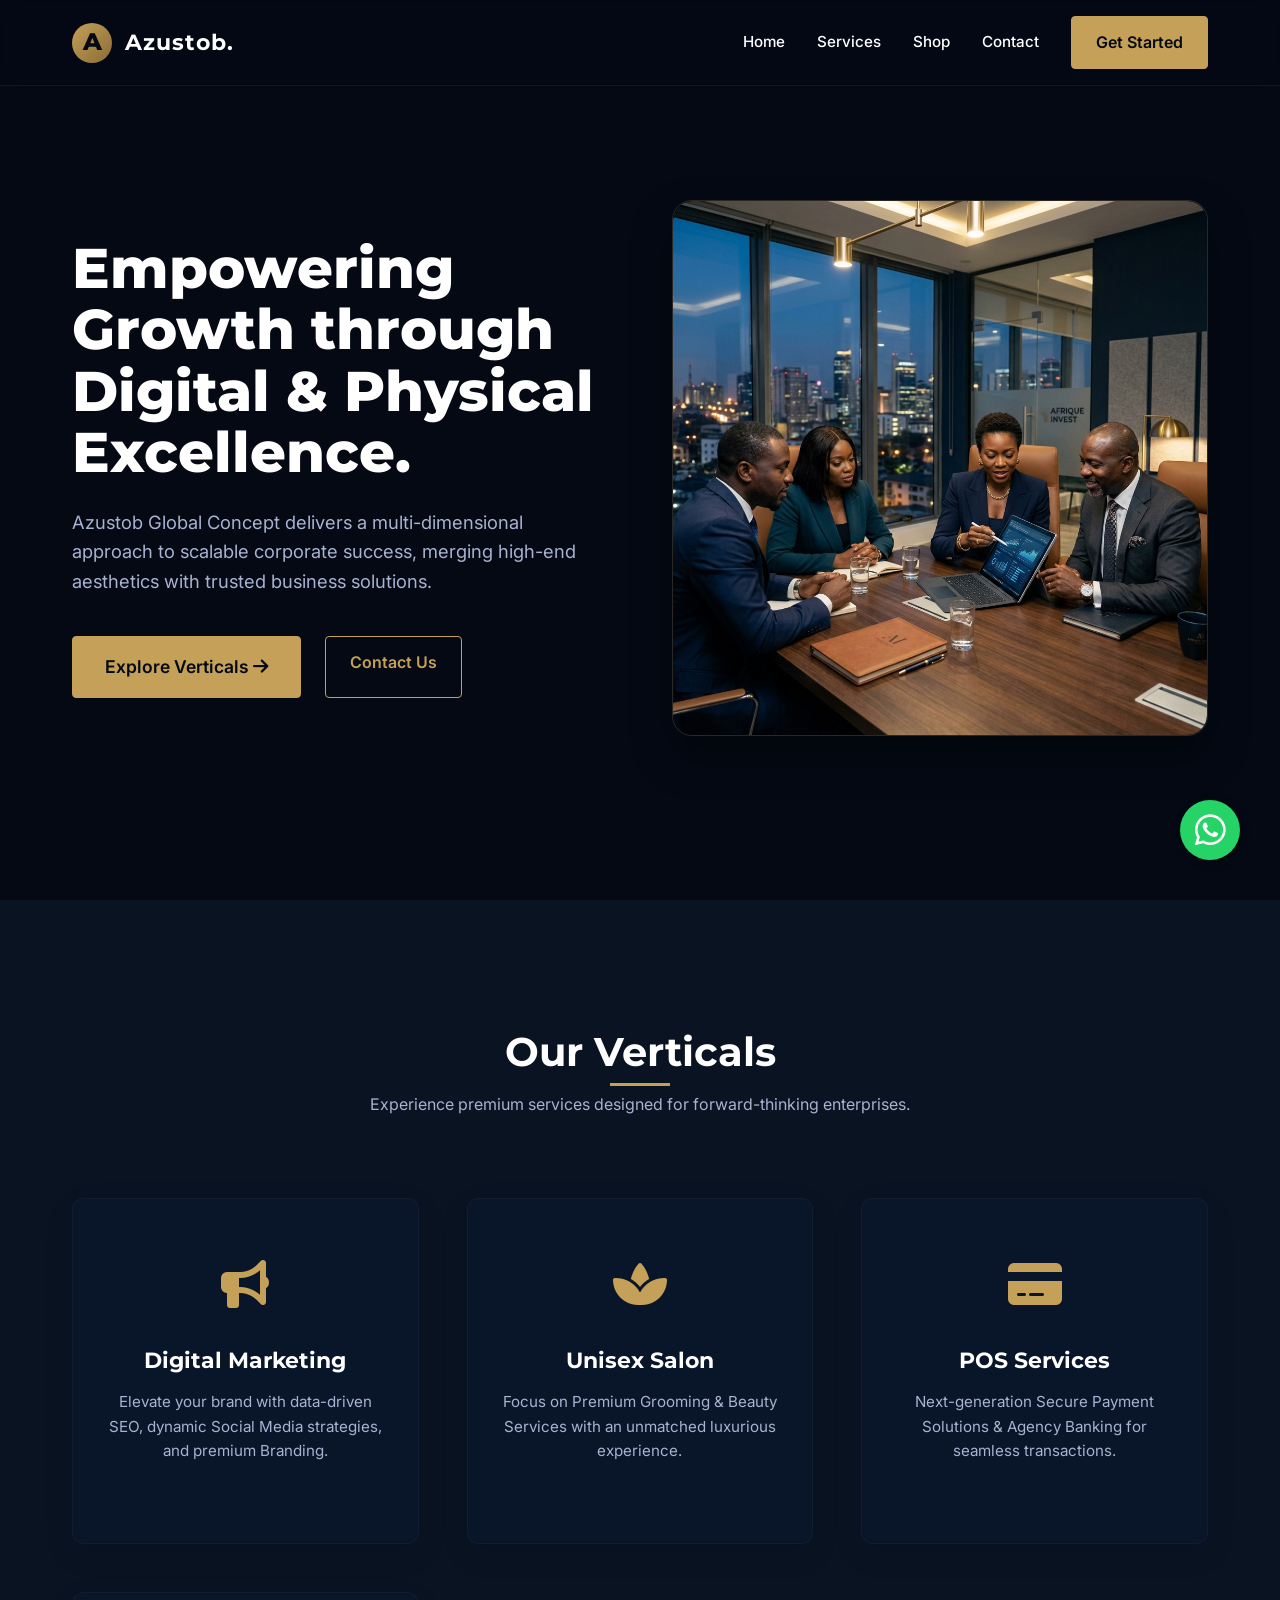
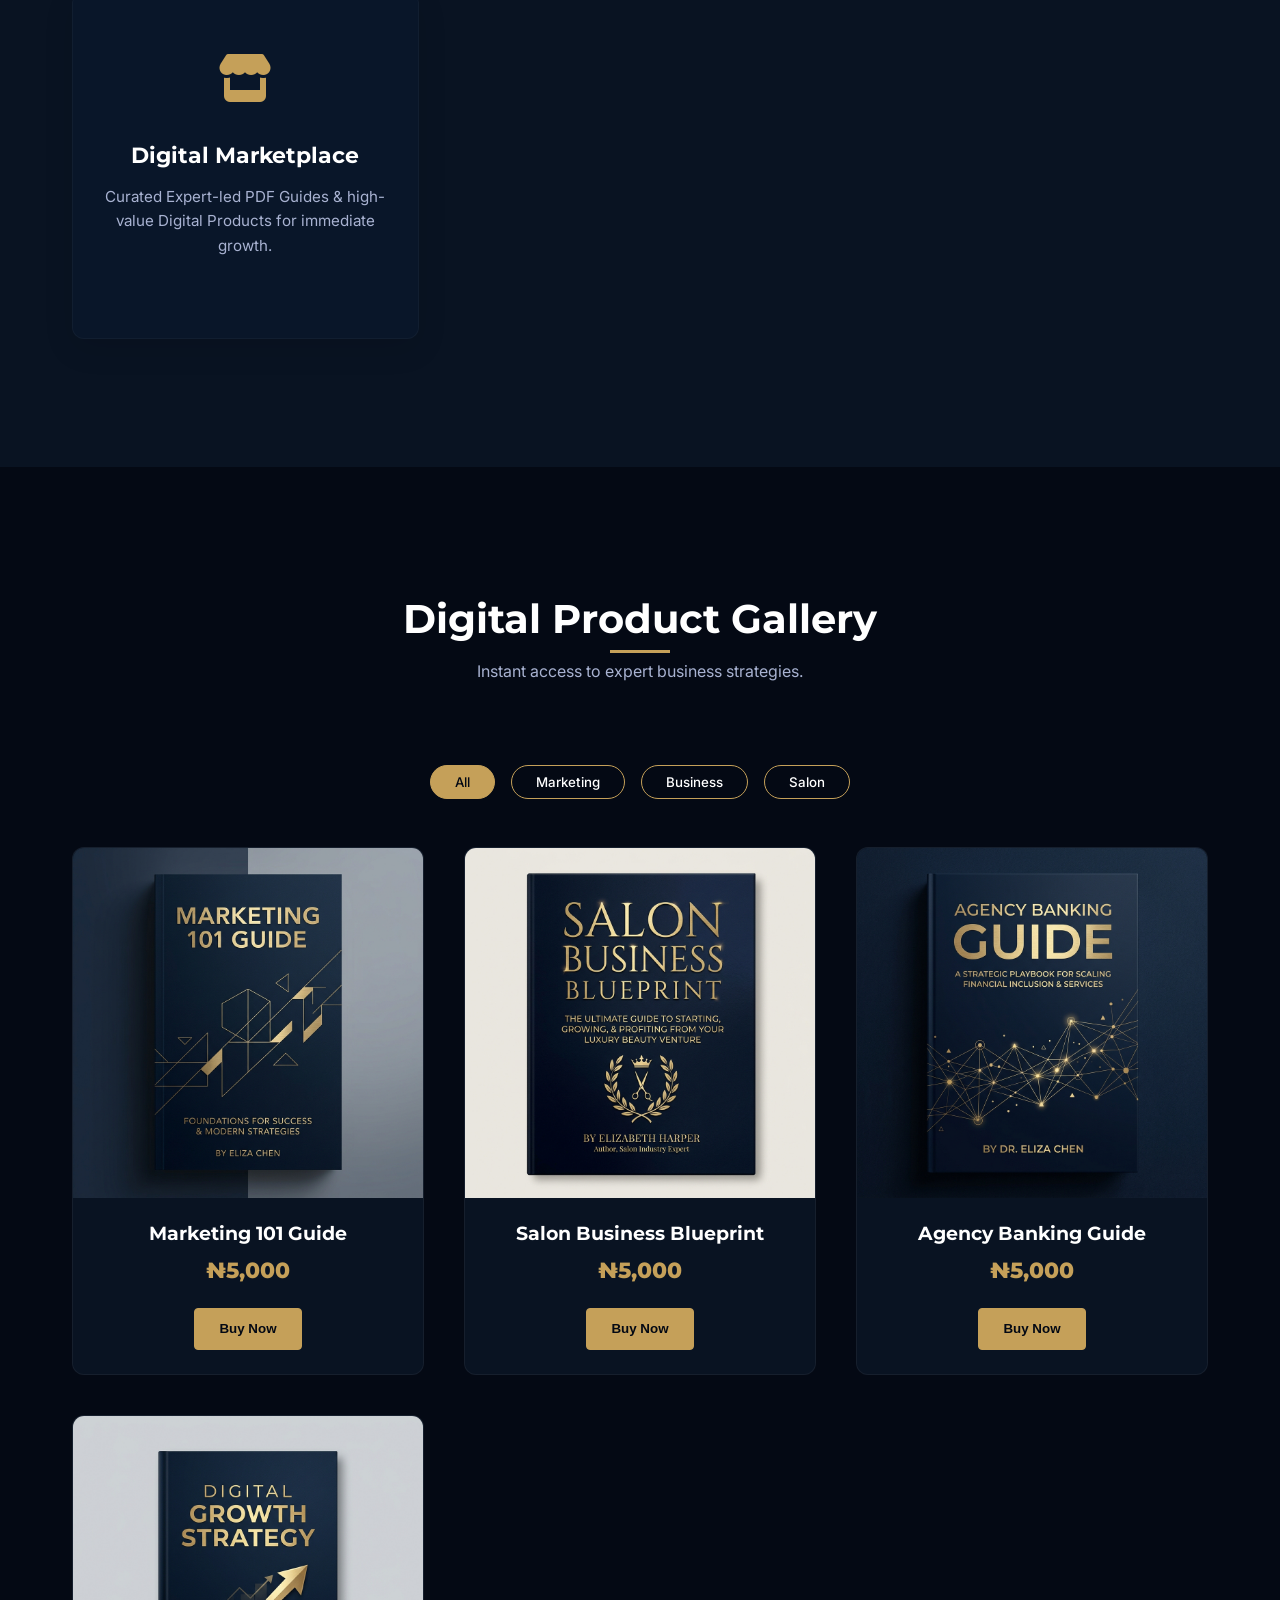
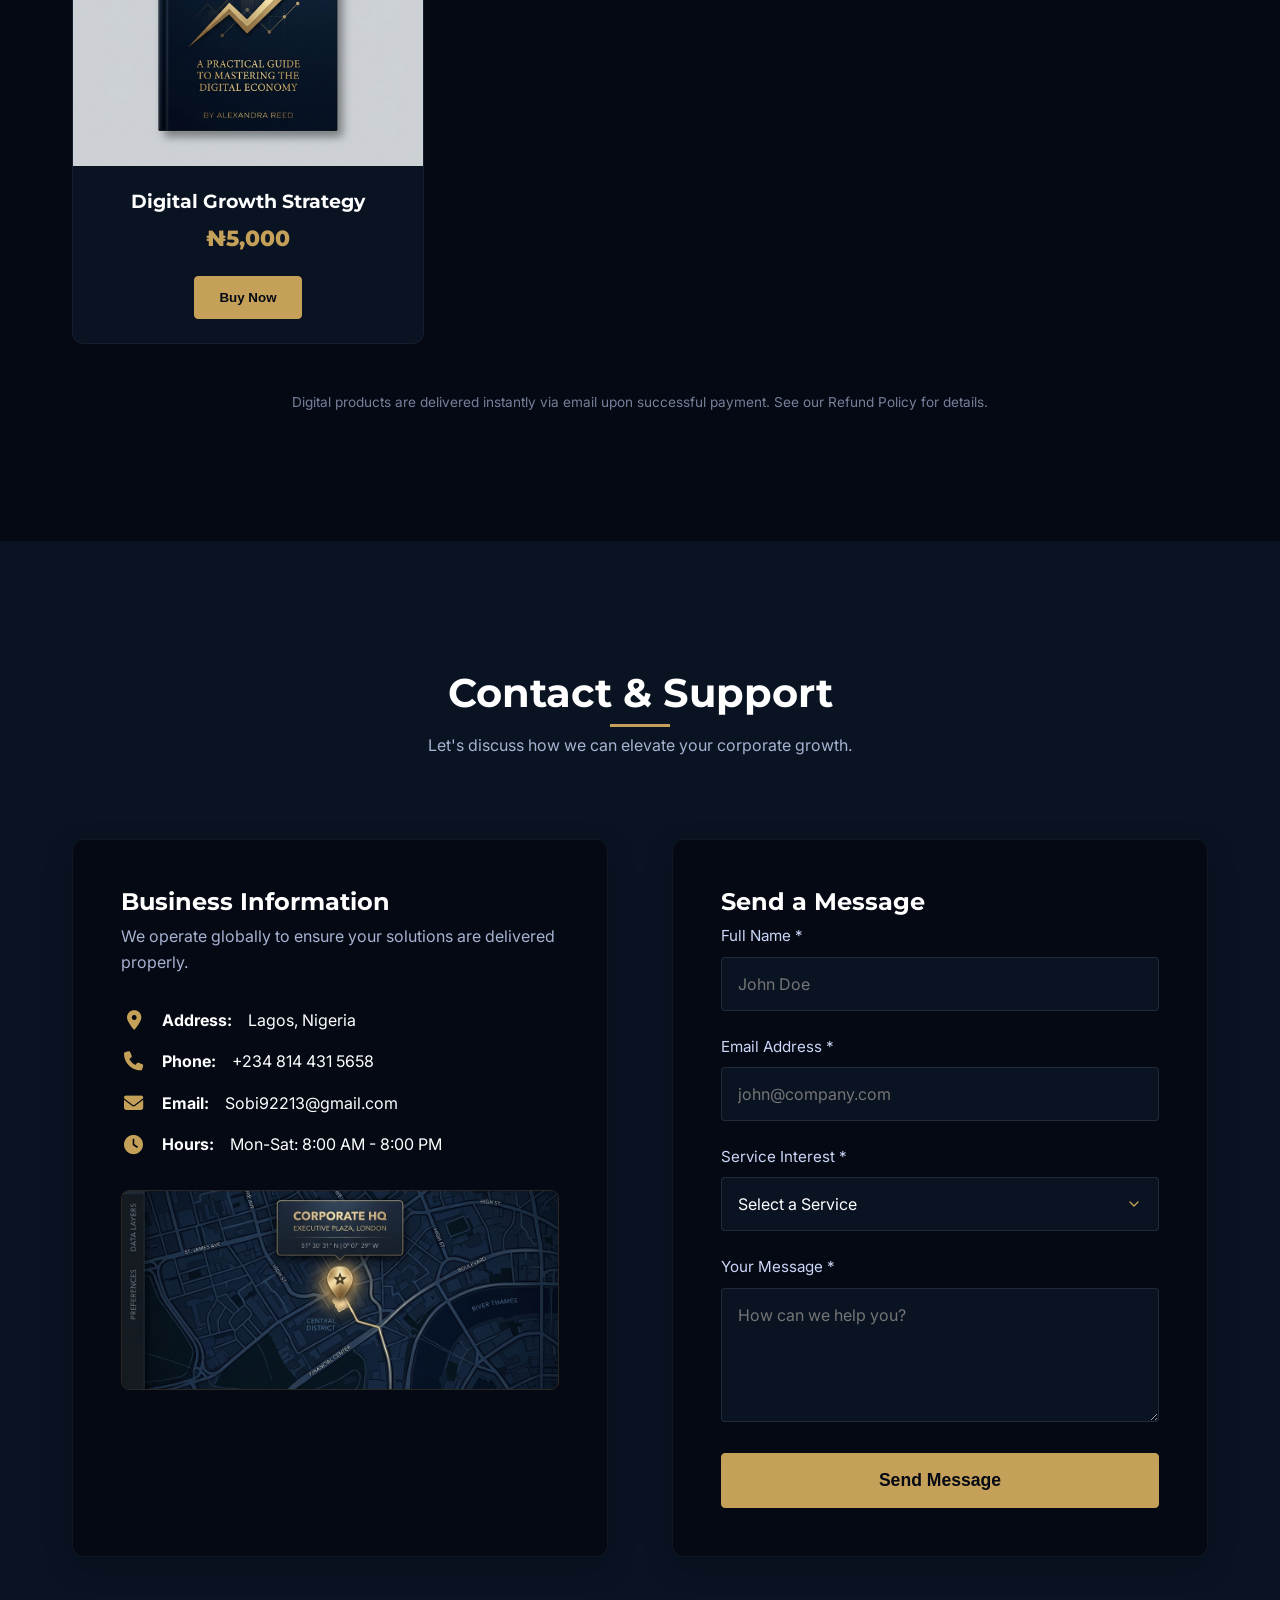
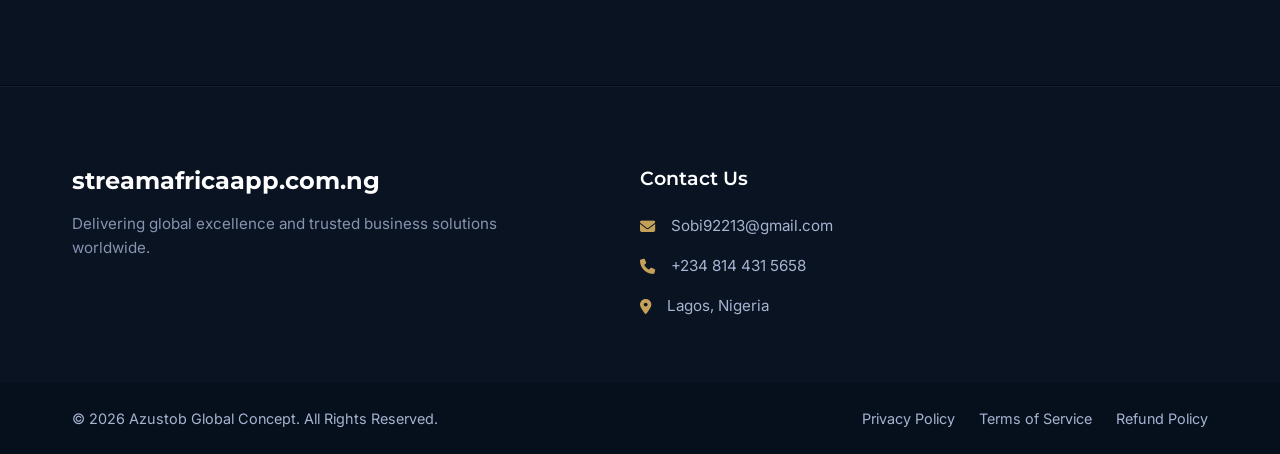
<file: index.html>
<!DOCTYPE html>
<html lang="en">
<head>
    <meta charset="UTF-8">
    <meta name="viewport" content="width=device-width, initial-scale=1.0">
    <title>Azustob Global Concept</title>
    <!-- Google Fonts -->
    <link rel="preconnect" href="https://fonts.googleapis.com">
    <link rel="preconnect" href="https://fonts.gstatic.com" crossorigin>
    <link href="https://fonts.googleapis.com/css2?family=Inter:wght@300;400;600&family=Montserrat:wght@500;700;800&display=swap" rel="stylesheet">
    <!-- FontAwesome for Icons -->
    <link rel="stylesheet" href="https://cdnjs.cloudflare.com/ajax/libs/font-awesome/6.4.0/css/all.min.css">
    <!-- Local Styles -->
    <link rel="stylesheet" href="./css/style.css">
</head>
<body>
    <!-- Loading Spinner -->
    <div id="loader">
        <div class="spinner"></div>
    </div>
    <header class="glass-header" id="mainHeader">
        <div class="container header-container">
            <a href="#" class="logo">
                <div class="logo-icon">A</div>
                <span class="logo-text">Azustob.</span>
            </a>
            
            <button class="hamburger" id="mobileMenuBtn" aria-label="Toggle menu">
                <span class="bar"></span>
                <span class="bar"></span>
                <span class="bar"></span>
            </button>

            <nav class="nav-links" id="navLinks">
                <a href="#home">Home</a>
                <a href="#services">Services</a>
                <a href="#shop">Shop</a>
                <a href="#contact">Contact</a>
                <a href="#start" class="btn-gold">Get Started</a>
            </nav>
        </div>
    </header>

    <main>
        <section id="home" class="hero split-hero fade-section">
            <div class="container hero-container">
                <div class="hero-text">
                    <h1>Empowering Growth through Digital &amp; Physical Excellence.</h1>
                    <p>Azustob Global Concept delivers a multi-dimensional approach to scalable corporate success, merging high-end aesthetics with trusted business solutions.</p>
                    <div class="cta-group">
                        <a href="#services" class="btn-gold large">Explore Verticals <i class="fa-solid fa-arrow-right"></i></a>
                        <a href="#contact" class="btn-outline">Contact Us</a>
                    </div>
                </div>
                <div class="hero-visual">
                    <img src="./assets/hero_split_dark.png" alt="African Corporate Business Meeting" class="hero-image">
                </div>
            </div>
        </section>

        <section id="services" class="services fade-section">
            <div class="container">
                <div class="section-header">
                    <h2>Our Verticals</h2>
                    <p>Experience premium services designed for forward-thinking enterprises.</p>
                </div>
                
                <div class="services-grid">
                    <div class="service-card">
                        <div class="card-icon"><i class="fa-solid fa-bullhorn"></i></div>
                        <h3>Digital Marketing</h3>
                        <p>Elevate your brand with data-driven SEO, dynamic Social Media strategies, and premium Branding.</p>

                    </div>
                    
                    <div class="service-card">
                        <div class="card-icon"><i class="fa-solid fa-spa"></i></div>
                        <h3>Unisex Salon</h3>
                        <p>Focus on Premium Grooming &amp; Beauty Services with an unmatched luxurious experience.</p>

                    </div>
                    
                    <div class="service-card">
                        <div class="card-icon"><i class="fa-solid fa-credit-card"></i></div>
                        <h3>POS Services</h3>
                        <p>Next-generation Secure Payment Solutions &amp; Agency Banking for seamless transactions.</p>

                    </div>
                    
                    <div class="service-card">
                        <div class="card-icon"><i class="fa-solid fa-store"></i></div>
                        <h3>Digital Marketplace</h3>
                        <p>Curated Expert-led PDF Guides &amp; high-value Digital Products for immediate growth.</p>

                    </div>
                </div>
            </div>
        </section>
        
        <section id="shop" class="shop-section fade-section">
            <div class="container">
                <div class="section-header">
                    <h2>Digital Product Gallery</h2>
                    <p>Instant access to expert business strategies.</p>
                </div>

                <div class="filter-controls">
                    <button class="filter-btn active" data-filter="all">All</button>
                    <button class="filter-btn" data-filter="marketing">Marketing</button>
                    <button class="filter-btn" data-filter="business">Business</button>
                    <button class="filter-btn" data-filter="salon">Salon</button>
                </div>

                <div class="product-grid" id="productGrid">
                    <!-- Product 1 -->
                    <div class="product-card" data-category="marketing">
                        <div class="product-cover">
                            <img src="./assets/ebook_marketing.png" alt="Marketing 101 Guide">
                        </div>
                        <div class="product-info">
                            <h3>Marketing 101 Guide</h3>
                            <div class="price">₦5,000</div>
                            <button class="btn-gold buy-now-btn">Buy Now</button>
                        </div>
                    </div>

                    <!-- Product 2 -->
                    <div class="product-card" data-category="salon">
                        <div class="product-cover">
                            <img src="./assets/ebook_salon.png" alt="Salon Business Blueprint">
                        </div>
                        <div class="product-info">
                            <h3>Salon Business Blueprint</h3>
                            <div class="price">₦5,000</div>
                            <button class="btn-gold buy-now-btn">Buy Now</button>
                        </div>
                    </div>

                    <!-- Product 3 -->
                    <div class="product-card" data-category="business">
                        <div class="product-cover">
                            <img src="./assets/ebook_banking.png" alt="Agency Banking Guide">
                        </div>
                        <div class="product-info">
                            <h3>Agency Banking Guide</h3>
                            <div class="price">₦5,000</div>
                            <button class="btn-gold buy-now-btn">Buy Now</button>
                        </div>
                    </div>

                    <!-- Product 4 -->
                    <div class="product-card" data-category="business">
                        <div class="product-cover">
                            <img src="./assets/ebook_growth.png" alt="Digital Growth Strategy">
                        </div>
                        <div class="product-info">
                            <h3>Digital Growth Strategy</h3>
                            <div class="price">₦5,000</div>
                            <button class="btn-gold buy-now-btn">Buy Now</button>
                        </div>
                    </div>
                </div>

                <p class="compliance-note">Digital products are delivered instantly via email upon successful payment. See our Refund Policy for details.</p>
            </div>
        </section>

        <!-- Checkout Modal -->
        <div class="modal-overlay" id="checkoutModal">
            <div class="modal-content">
                <button class="close-modal" id="closeModal">&times;</button>
                <h3>Complete Your Order</h3>
                <p id="checkoutModalProduct" style="margin-bottom:15px; font-weight:600;"></p>
                <form id="checkoutForm">
                    <div class="form-group">
                        <label for="checkoutName">Full Name *</label>
                        <input type="text" id="checkoutName" required placeholder="John Doe">
                    </div>
                    <div class="form-group">
                        <label for="checkoutEmail">Email Address *</label>
                        <input type="email" id="checkoutEmail" required placeholder="john@company.com">
                    </div>
                    <div class="modal-actions" style="margin-top: 20px;">
                        <button type="button" class="btn-outline" id="cancelBtn">Cancel</button>
                        <button type="submit" class="btn-gold" id="proceedPayBtn">Proceed to Pay</button>
                    </div>
                </form>
            </div>
        </div>
        <!-- Contact & Support Section -->
        <section id="contact" class="contact-section fade-section">
            <div class="container">
                <div class="section-header">
                    <h2>Contact &amp; Support</h2>
                    <p>Let's discuss how we can elevate your corporate growth.</p>
                </div>
                
                <div class="contact-grid">
                    <div class="contact-info-card">
                        <h3>Business Information</h3>
                        <p>We operate globally to ensure your solutions are delivered properly.</p>
                        <ul class="info-list">
                            <li><i class="fa-solid fa-location-dot"></i> <strong>Address:</strong> Lagos, Nigeria</li>
                            <li><i class="fa-solid fa-phone"></i> <strong>Phone:</strong> +234 814 431 5658</li>
                            <li><i class="fa-solid fa-envelope"></i> <strong>Email:</strong> Sobi92213@gmail.com</li>
                            <li><i class="fa-solid fa-clock"></i> <strong>Hours:</strong> Mon-Sat: 8:00 AM - 8:00 PM</li>
                        </ul>
                        
                        <div class="map-container">
                            <img src="./assets/map_placeholder.png" alt="Map Location Placeholder" class="map-image">
                        </div>
                    </div>
                    
                    <div class="contact-form-container">
                        <h3>Send a Message</h3>
                        <form id="contactForm" class="contact-form" novalidate>
                            <div class="form-group">
                                <label for="name">Full Name *</label>
                                <input type="text" id="name" name="name" required placeholder="John Doe">
                                <span class="error-msg">Please enter your full name.</span>
                            </div>
                            
                            <div class="form-group">
                                <label for="email">Email Address *</label>
                                <input type="email" id="email" name="email" required placeholder="john@company.com">
                                <span class="error-msg">Please enter a valid email address.</span>
                            </div>
                            
                            <div class="form-group">
                                <label for="service">Service Interest *</label>
                                <select id="service" name="service" required>
                                    <option value="" disabled selected>Select a Service</option>
                                    <option value="marketing">Digital Marketing &amp; SEO</option>
                                    <option value="salon">Unisex Salon</option>
                                    <option value="pos">POS &amp; Agency Banking</option>
                                    <option value="shop">Digital PDF Products</option>
                                    <option value="other">Other Inquiry</option>
                                </select>
                                <span class="error-msg">Please select a service interest.</span>
                            </div>
                            
                            <div class="form-group">
                                <label for="message">Your Message *</label>
                                <textarea id="message" name="message" rows="5" required placeholder="How can we help you?"></textarea>
                                <span class="error-msg">Please provide a message.</span>
                            </div>
                            
                            <button type="submit" class="btn-gold large full-width">Send Message</button>
                        </form>
                    </div>
                </div>
            </div>
        </section>
    </main>

    <footer class="footer-corporate">
        <div class="container footer-grid">
            <div class="footer-col brand-col">
                <h2 class="footer-logo">streamafricaapp.com.ng</h2>
                <p class="tagline">Delivering global excellence and trusted business solutions worldwide.</p>
            </div>
            
            <div class="footer-col contact-col">
                <h3>Contact Us</h3>
                <ul>
                    <li><i class="fa-solid fa-envelope"></i> Sobi92213@gmail.com</li>
                    <li><i class="fa-solid fa-phone"></i> +234 814 431 5658</li>
                    <li><i class="fa-solid fa-location-dot"></i> Lagos, Nigeria</li>
                </ul>
            </div>
        </div>
        
        <div class="footer-bottom">
            <div class="container bottom-flex">
                <p>&copy; 2026 Azustob Global Concept. All Rights Reserved.</p>
                <div class="legal-links">
                    <a href="./privacy.html" class="legal-link">Privacy Policy</a>
                    <a href="./terms.html" class="legal-link">Terms of Service</a>
                    <a href="./refund.html" class="legal-link">Refund Policy</a>
                </div>
            </div>
        </div>
    </footer>

    <!-- WhatsApp Floating Button -->
    <a href="https://wa.me/+2348144315658?text=Hello%20Azustob%20Global,%20I%20am%20interested%20in%20your%20services." target="_blank" class="whatsapp-float">
        <i class="fa-brands fa-whatsapp"></i>
    </a>

    <!-- Paystack Script -->
    <script src="https://js.paystack.co/v1/inline.js"></script>
    <!-- Local Script -->
    <script src="./js/script.js"></script>
</body>
</html>
</file>
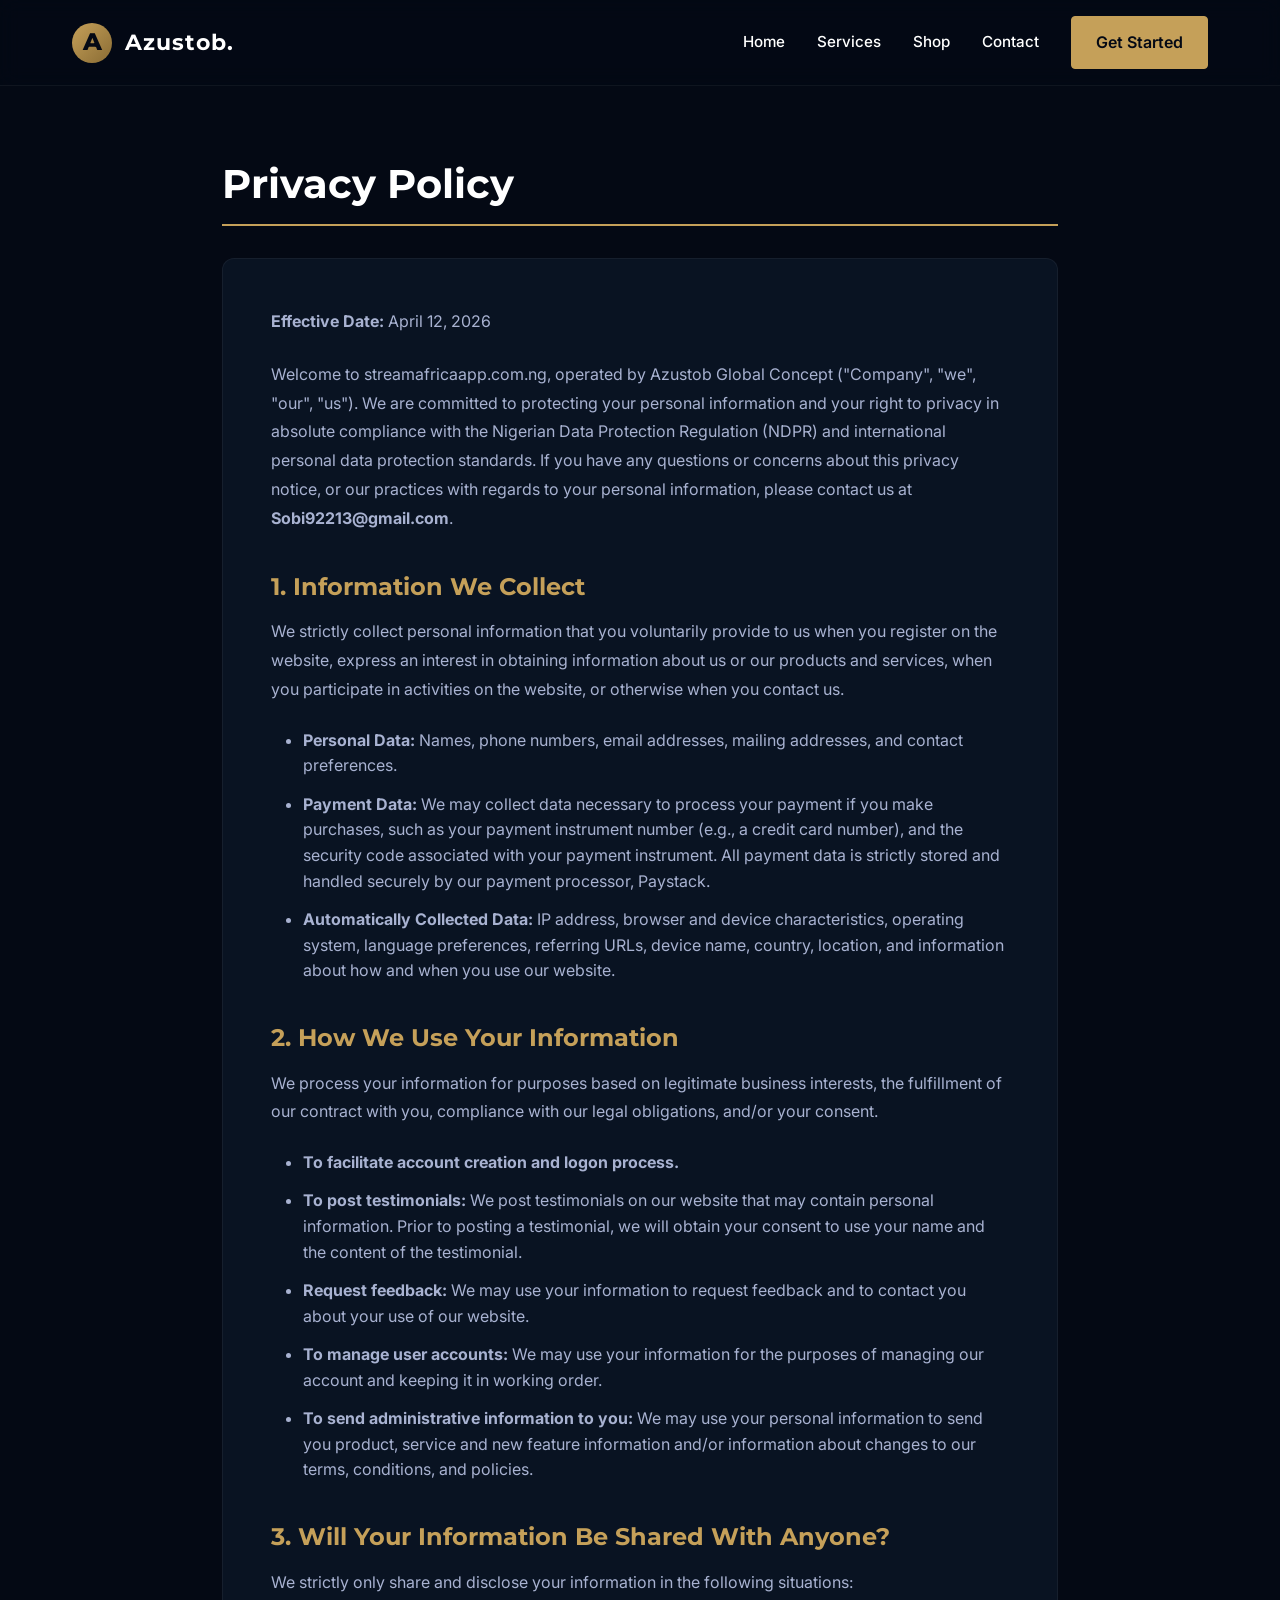
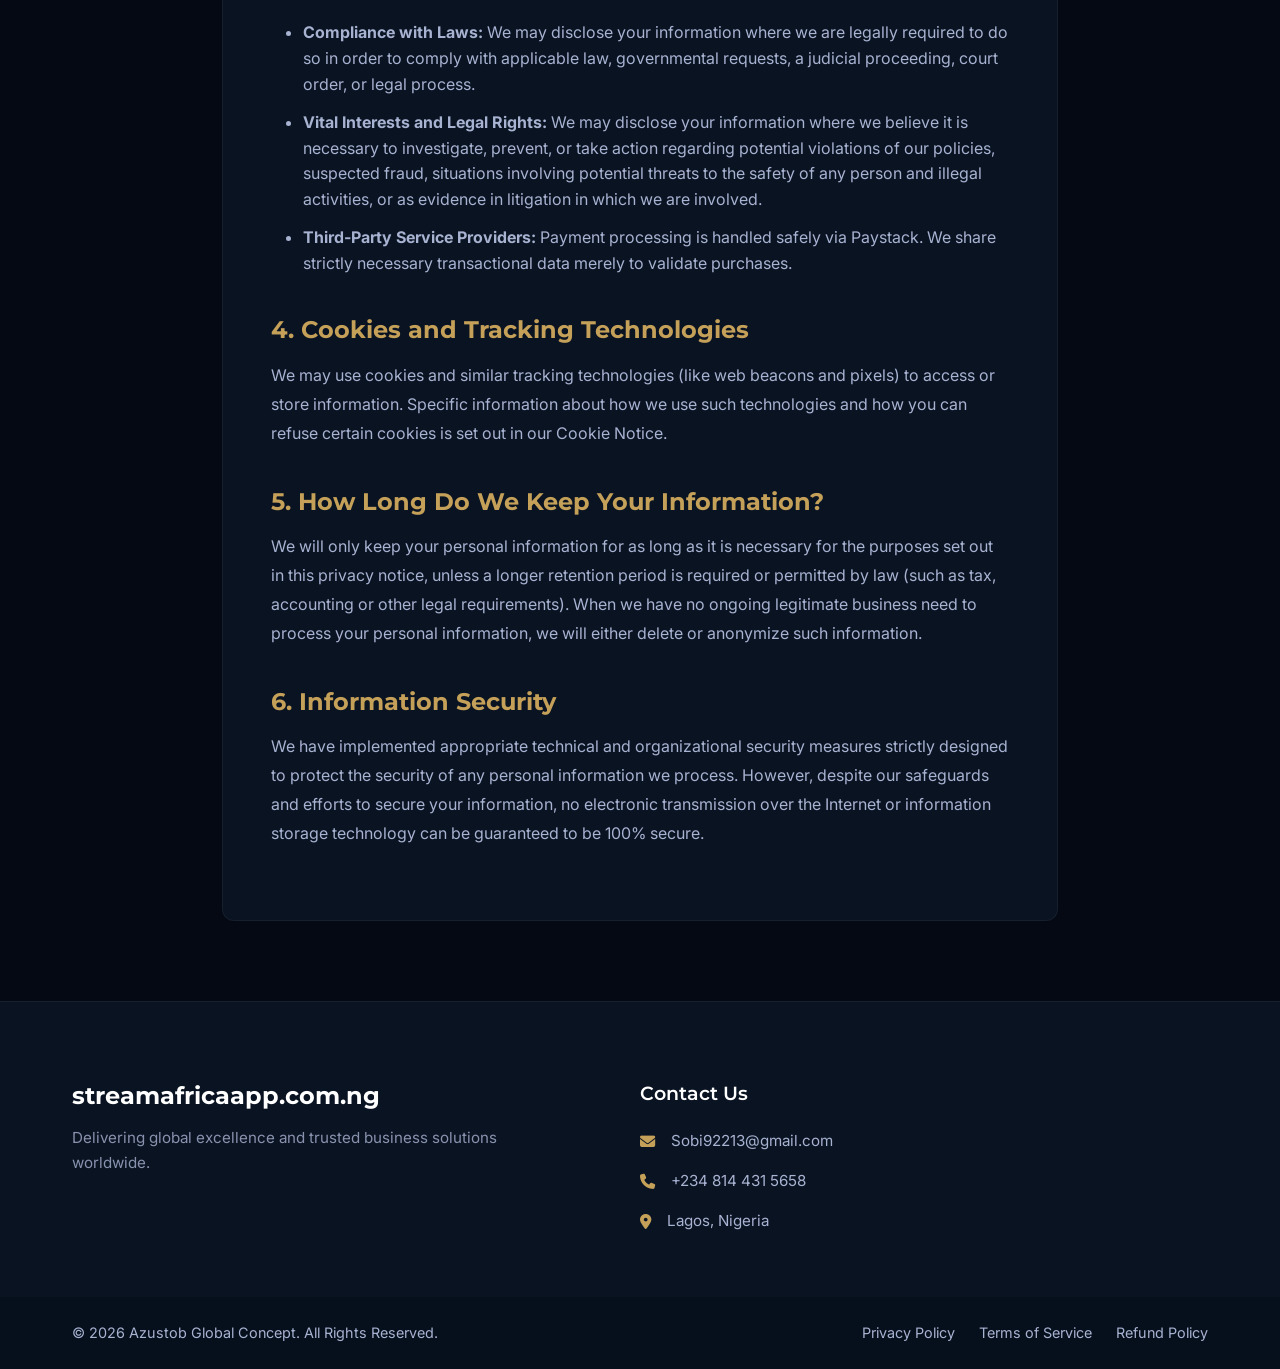
<file: privacy.html>
<!DOCTYPE html>
<html lang="en">
<head>
    <meta charset="UTF-8">
    <meta name="viewport" content="width=device-width, initial-scale=1.0">
    <title>Privacy Policy - Azustob Global Concept</title>
    <link rel="preconnect" href="https://fonts.googleapis.com">
    <link rel="preconnect" href="https://fonts.gstatic.com" crossorigin>
    <link href="https://fonts.googleapis.com/css2?family=Inter:wght@300;400;600&family=Montserrat:wght@500;700;800&display=swap" rel="stylesheet">
    <link rel="stylesheet" href="https://cdnjs.cloudflare.com/ajax/libs/font-awesome/6.4.0/css/all.min.css">
    <link rel="stylesheet" href="./css/style.css">
</head>
<body>
    <header class="glass-header" id="mainHeader">
        <div class="container header-container">
            <a href="./index.html" class="logo">
                <div class="logo-icon">A</div>
                <span class="logo-text">Azustob.</span>
            </a>
            
            <button class="hamburger" id="mobileMenuBtn" aria-label="Toggle menu">
                <span class="bar"></span>
                <span class="bar"></span>
                <span class="bar"></span>
            </button>

            <nav class="nav-links" id="navLinks">
                <a href="./index.html#home">Home</a>
                <a href="./index.html#services">Services</a>
                <a href="./index.html#shop">Shop</a>
                <a href="./index.html#contact">Contact</a>
                <a href="./index.html#start" class="btn-gold">Get Started</a>
            </nav>
        </div>
    </header>

    <main class="legal-page-main fade-section">
        <div class="container">
            <h1>Privacy Policy</h1>
            <div class="legal-content">
                <p><strong>Effective Date:</strong> April 12, 2026</p>
                <p>Welcome to streamafricaapp.com.ng, operated by Azustob Global Concept ("Company", "we", "our", "us"). We are committed to protecting your personal information and your right to privacy in absolute compliance with the Nigerian Data Protection Regulation (NDPR) and international personal data protection standards. If you have any questions or concerns about this privacy notice, or our practices with regards to your personal information, please contact us at <strong>Sobi92213@gmail.com</strong>.</p>
                
                <h2>1. Information We Collect</h2>
                <p>We strictly collect personal information that you voluntarily provide to us when you register on the website, express an interest in obtaining information about us or our products and services, when you participate in activities on the website, or otherwise when you contact us.</p>
                <ul>
                    <li><strong>Personal Data:</strong> Names, phone numbers, email addresses, mailing addresses, and contact preferences.</li>
                    <li><strong>Payment Data:</strong> We may collect data necessary to process your payment if you make purchases, such as your payment instrument number (e.g., a credit card number), and the security code associated with your payment instrument. All payment data is strictly stored and handled securely by our payment processor, Paystack.</li>
                    <li><strong>Automatically Collected Data:</strong> IP address, browser and device characteristics, operating system, language preferences, referring URLs, device name, country, location, and information about how and when you use our website.</li>
                </ul>

                <h2>2. How We Use Your Information</h2>
                <p>We process your information for purposes based on legitimate business interests, the fulfillment of our contract with you, compliance with our legal obligations, and/or your consent.</p>
                <ul>
                    <li><strong>To facilitate account creation and logon process.</strong></li>
                    <li><strong>To post testimonials:</strong> We post testimonials on our website that may contain personal information. Prior to posting a testimonial, we will obtain your consent to use your name and the content of the testimonial.</li>
                    <li><strong>Request feedback:</strong> We may use your information to request feedback and to contact you about your use of our website.</li>
                    <li><strong>To manage user accounts:</strong> We may use your information for the purposes of managing our account and keeping it in working order.</li>
                    <li><strong>To send administrative information to you:</strong> We may use your personal information to send you product, service and new feature information and/or information about changes to our terms, conditions, and policies.</li>
                </ul>

                <h2>3. Will Your Information Be Shared With Anyone?</h2>
                <p>We strictly only share and disclose your information in the following situations:</p>
                <ul>
                    <li><strong>Compliance with Laws:</strong> We may disclose your information where we are legally required to do so in order to comply with applicable law, governmental requests, a judicial proceeding, court order, or legal process.</li>
                    <li><strong>Vital Interests and Legal Rights:</strong> We may disclose your information where we believe it is necessary to investigate, prevent, or take action regarding potential violations of our policies, suspected fraud, situations involving potential threats to the safety of any person and illegal activities, or as evidence in litigation in which we are involved.</li>
                    <li><strong>Third-Party Service Providers:</strong> Payment processing is handled safely via Paystack. We share strictly necessary transactional data merely to validate purchases.</li>
                </ul>

                <h2>4. Cookies and Tracking Technologies</h2>
                <p>We may use cookies and similar tracking technologies (like web beacons and pixels) to access or store information. Specific information about how we use such technologies and how you can refuse certain cookies is set out in our Cookie Notice.</p>

                <h2>5. How Long Do We Keep Your Information?</h2>
                <p>We will only keep your personal information for as long as it is necessary for the purposes set out in this privacy notice, unless a longer retention period is required or permitted by law (such as tax, accounting or other legal requirements). When we have no ongoing legitimate business need to process your personal information, we will either delete or anonymize such information.</p>

                <h2>6. Information Security</h2>
                <p>We have implemented appropriate technical and organizational security measures strictly designed to protect the security of any personal information we process. However, despite our safeguards and efforts to secure your information, no electronic transmission over the Internet or information storage technology can be guaranteed to be 100% secure.</p>
            </div>
        </div>
    </main>

    <footer class="footer-corporate">
        <div class="container footer-grid">
            <div class="footer-col brand-col">
                <h2 class="footer-logo">streamafricaapp.com.ng</h2>
                <p class="tagline">Delivering global excellence and trusted business solutions worldwide.</p>
            </div>
            
            <div class="footer-col contact-col">
                <h3>Contact Us</h3>
                <ul>
                    <li><i class="fa-solid fa-envelope"></i> Sobi92213@gmail.com</li>
                    <li><i class="fa-solid fa-phone"></i> +234 814 431 5658</li>
                    <li><i class="fa-solid fa-location-dot"></i> Lagos, Nigeria</li>
                </ul>
            </div>
        </div>
        
        <div class="footer-bottom">
            <div class="container bottom-flex">
                <p>&copy; 2026 Azustob Global Concept. All Rights Reserved.</p>
                <div class="legal-links">
                    <a href="./privacy.html" class="legal-link">Privacy Policy</a>
                    <a href="./terms.html" class="legal-link">Terms of Service</a>
                    <a href="./refund.html" class="legal-link">Refund Policy</a>
                </div>
            </div>
        </div>
    </footer>

    <script src="./js/script.js"></script>
</body>
</html>
</file>
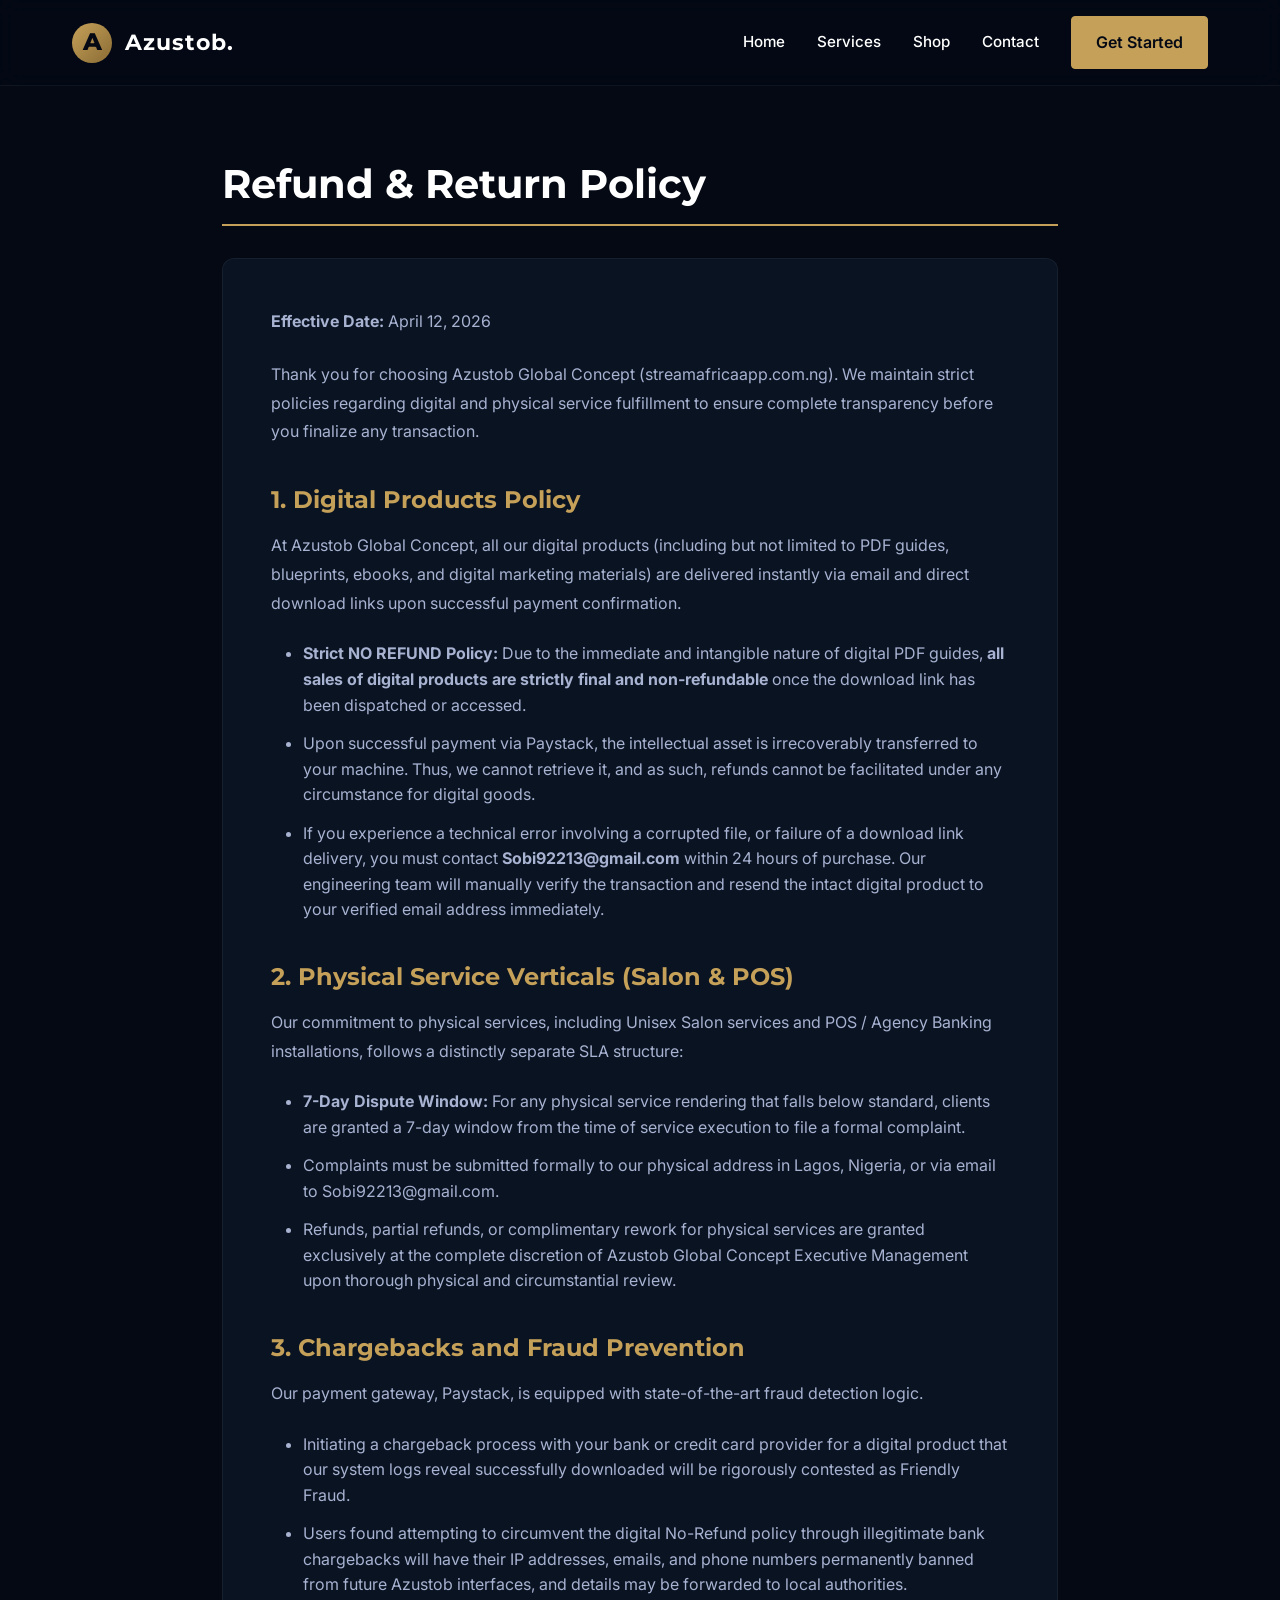
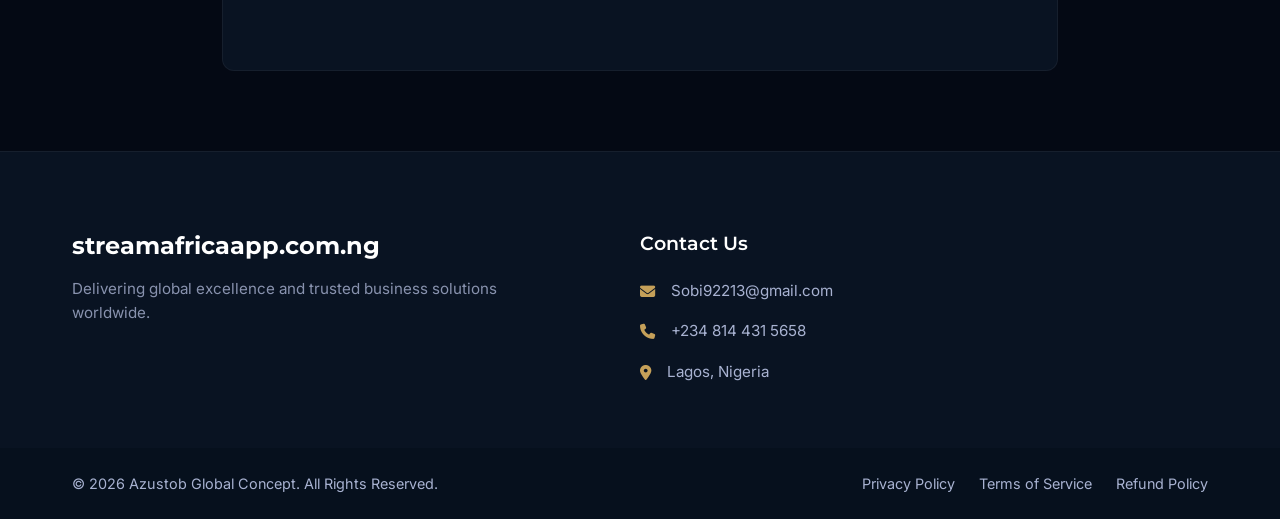
<file: refund.html>
<!DOCTYPE html>
<html lang="en">
<head>
    <meta charset="UTF-8">
    <meta name="viewport" content="width=device-width, initial-scale=1.0">
    <title>Refund & Return Policy - Azustob Global Concept</title>
    <link rel="preconnect" href="https://fonts.googleapis.com">
    <link rel="preconnect" href="https://fonts.gstatic.com" crossorigin>
    <link href="https://fonts.googleapis.com/css2?family=Inter:wght@300;400;600&family=Montserrat:wght@500;700;800&display=swap" rel="stylesheet">
    <link rel="stylesheet" href="https://cdnjs.cloudflare.com/ajax/libs/font-awesome/6.4.0/css/all.min.css">
    <link rel="stylesheet" href="./css/style.css">
</head>
<body>
    <header class="glass-header" id="mainHeader">
        <div class="container header-container">
            <a href="./index.html" class="logo">
                <div class="logo-icon">A</div>
                <span class="logo-text">Azustob.</span>
            </a>
            
            <button class="hamburger" id="mobileMenuBtn" aria-label="Toggle menu">
                <span class="bar"></span>
                <span class="bar"></span>
                <span class="bar"></span>
            </button>

            <nav class="nav-links" id="navLinks">
                <a href="./index.html#home">Home</a>
                <a href="./index.html#services">Services</a>
                <a href="./index.html#shop">Shop</a>
                <a href="./index.html#contact">Contact</a>
                <a href="./index.html#start" class="btn-gold">Get Started</a>
            </nav>
        </div>
    </header>

    <main class="legal-page-main fade-section">
        <div class="container">
            <h1>Refund &amp; Return Policy</h1>
            <div class="legal-content">
                <p><strong>Effective Date:</strong> April 12, 2026</p>
                <p>Thank you for choosing Azustob Global Concept (streamafricaapp.com.ng). We maintain strict policies regarding digital and physical service fulfillment to ensure complete transparency before you finalize any transaction.</p>
                
                <h2>1. Digital Products Policy</h2>
                <p>At Azustob Global Concept, all our digital products (including but not limited to PDF guides, blueprints, ebooks, and digital marketing materials) are delivered instantly via email and direct download links upon successful payment confirmation.</p>
                <ul>
                    <li><strong>Strict NO REFUND Policy:</strong> Due to the immediate and intangible nature of digital PDF guides, <strong>all sales of digital products are strictly final and non-refundable</strong> once the download link has been dispatched or accessed.</li>
                    <li>Upon successful payment via Paystack, the intellectual asset is irrecoverably transferred to your machine. Thus, we cannot retrieve it, and as such, refunds cannot be facilitated under any circumstance for digital goods.</li>
                    <li>If you experience a technical error involving a corrupted file, or failure of a download link delivery, you must contact <strong>Sobi92213@gmail.com</strong> within 24 hours of purchase. Our engineering team will manually verify the transaction and resend the intact digital product to your verified email address immediately.</li>
                </ul>

                <h2>2. Physical Service Verticals (Salon & POS)</h2>
                <p>Our commitment to physical services, including Unisex Salon services and POS / Agency Banking installations, follows a distinctly separate SLA structure:</p>
                <ul>
                    <li><strong>7-Day Dispute Window:</strong> For any physical service rendering that falls below standard, clients are granted a 7-day window from the time of service execution to file a formal complaint.</li>
                    <li>Complaints must be submitted formally to our physical address in Lagos, Nigeria, or via email to Sobi92213@gmail.com.</li>
                    <li>Refunds, partial refunds, or complimentary rework for physical services are granted exclusively at the complete discretion of Azustob Global Concept Executive Management upon thorough physical and circumstantial review.</li>
                </ul>

                <h2>3. Chargebacks and Fraud Prevention</h2>
                <p>Our payment gateway, Paystack, is equipped with state-of-the-art fraud detection logic.</p>
                <ul>
                    <li>Initiating a chargeback process with your bank or credit card provider for a digital product that our system logs reveal successfully downloaded will be rigorously contested as Friendly Fraud.</li>
                    <li>Users found attempting to circumvent the digital No-Refund policy through illegitimate bank chargebacks will have their IP addresses, emails, and phone numbers permanently banned from future Azustob interfaces, and details may be forwarded to local authorities.</li>
                </ul>
            </div>
        </div>
    </main>

    <footer class="footer-corporate">
        <div class="container footer-grid">
            <div class="footer-col brand-col">
                <h2 class="footer-logo">streamafricaapp.com.ng</h2>
                <p class="tagline">Delivering global excellence and trusted business solutions worldwide.</p>
            </div>
            
            <div class="footer-col contact-col">
                <h3>Contact Us</h3>
                <ul>
                    <li><i class="fa-solid fa-envelope"></i> Sobi92213@gmail.com</li>
                    <li><i class="fa-solid fa-phone"></i> +234 814 431 5658</li>
                    <li><i class="fa-solid fa-location-dot"></i> Lagos, Nigeria</li>
                </ul>
            </div>
        </div>
        
        <div class="footer-bottom">
            <div class="container bottom-flex">
                <p>&copy; 2026 Azustob Global Concept. All Rights Reserved.</p>
                <div class="legal-links">
                    <a href="./privacy.html" class="legal-link">Privacy Policy</a>
                    <a href="./terms.html" class="legal-link">Terms of Service</a>
                    <a href="./refund.html" class="legal-link">Refund Policy</a>
                </div>
            </div>
        </div>
    </footer>

    <script src="./js/script.js"></script>
</body>
</html>
</file>
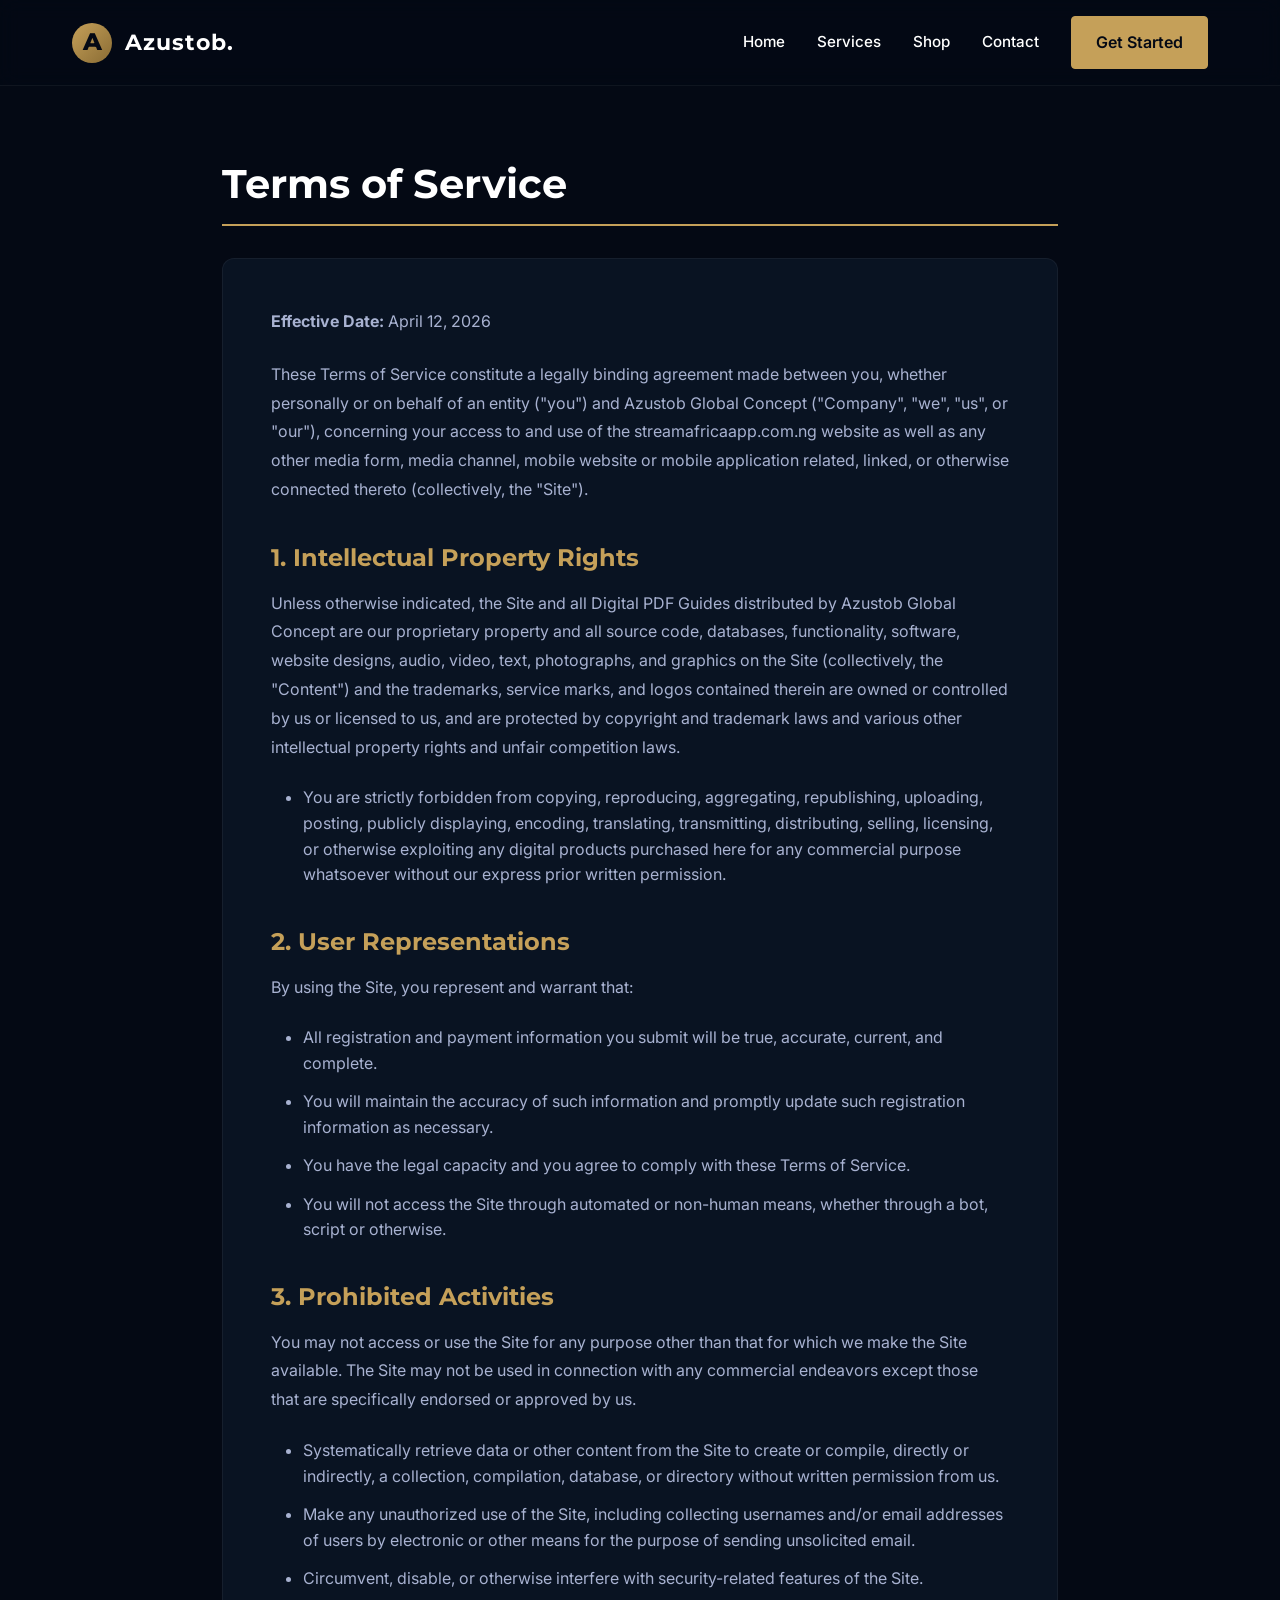
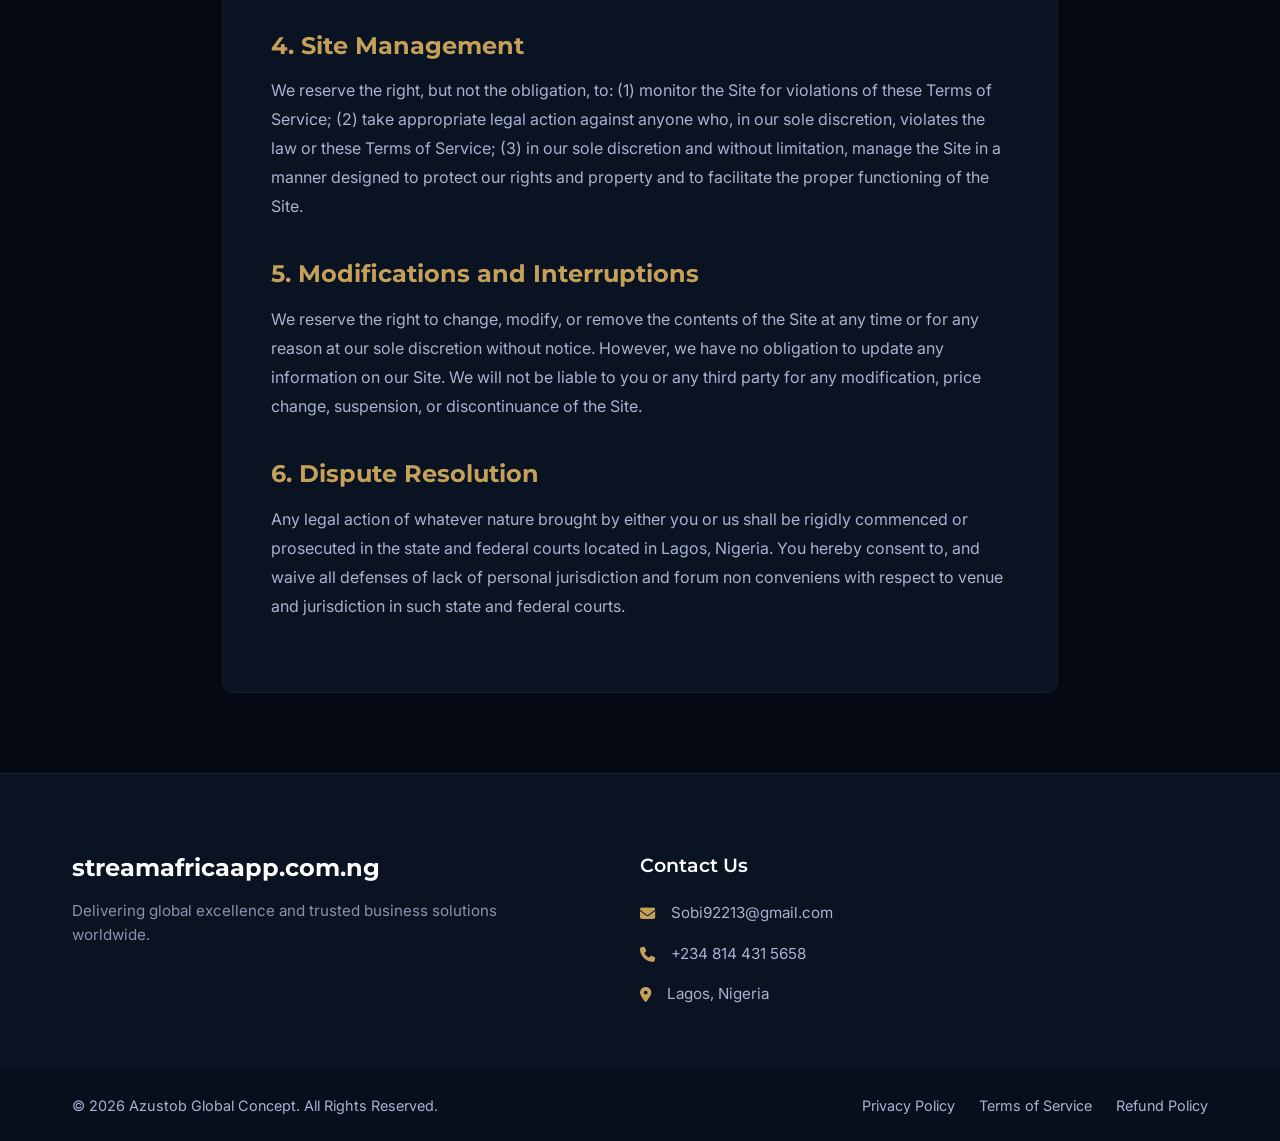
<file: terms.html>
<!DOCTYPE html>
<html lang="en">
<head>
    <meta charset="UTF-8">
    <meta name="viewport" content="width=device-width, initial-scale=1.0">
    <title>Terms of Service - Azustob Global Concept</title>
    <link rel="preconnect" href="https://fonts.googleapis.com">
    <link rel="preconnect" href="https://fonts.gstatic.com" crossorigin>
    <link href="https://fonts.googleapis.com/css2?family=Inter:wght@300;400;600&family=Montserrat:wght@500;700;800&display=swap" rel="stylesheet">
    <link rel="stylesheet" href="https://cdnjs.cloudflare.com/ajax/libs/font-awesome/6.4.0/css/all.min.css">
    <link rel="stylesheet" href="./css/style.css">
</head>
<body>
    <header class="glass-header" id="mainHeader">
        <div class="container header-container">
            <a href="./index.html" class="logo">
                <div class="logo-icon">A</div>
                <span class="logo-text">Azustob.</span>
            </a>
            
            <button class="hamburger" id="mobileMenuBtn" aria-label="Toggle menu">
                <span class="bar"></span>
                <span class="bar"></span>
                <span class="bar"></span>
            </button>

            <nav class="nav-links" id="navLinks">
                <a href="./index.html#home">Home</a>
                <a href="./index.html#services">Services</a>
                <a href="./index.html#shop">Shop</a>
                <a href="./index.html#contact">Contact</a>
                <a href="./index.html#start" class="btn-gold">Get Started</a>
            </nav>
        </div>
    </header>

    <main class="legal-page-main fade-section">
        <div class="container">
            <h1>Terms of Service</h1>
            <div class="legal-content">
                <p><strong>Effective Date:</strong> April 12, 2026</p>
                <p>These Terms of Service constitute a legally binding agreement made between you, whether personally or on behalf of an entity ("you") and Azustob Global Concept ("Company", "we", "us", or "our"), concerning your access to and use of the streamafricaapp.com.ng website as well as any other media form, media channel, mobile website or mobile application related, linked, or otherwise connected thereto (collectively, the "Site").</p>
                
                <h2>1. Intellectual Property Rights</h2>
                <p>Unless otherwise indicated, the Site and all Digital PDF Guides distributed by Azustob Global Concept are our proprietary property and all source code, databases, functionality, software, website designs, audio, video, text, photographs, and graphics on the Site (collectively, the "Content") and the trademarks, service marks, and logos contained therein are owned or controlled by us or licensed to us, and are protected by copyright and trademark laws and various other intellectual property rights and unfair competition laws.</p>
                <ul>
                    <li>You are strictly forbidden from copying, reproducing, aggregating, republishing, uploading, posting, publicly displaying, encoding, translating, transmitting, distributing, selling, licensing, or otherwise exploiting any digital products purchased here for any commercial purpose whatsoever without our express prior written permission.</li>
                </ul>

                <h2>2. User Representations</h2>
                <p>By using the Site, you represent and warrant that:</p>
                <ul>
                    <li>All registration and payment information you submit will be true, accurate, current, and complete.</li>
                    <li>You will maintain the accuracy of such information and promptly update such registration information as necessary.</li>
                    <li>You have the legal capacity and you agree to comply with these Terms of Service.</li>
                    <li>You will not access the Site through automated or non-human means, whether through a bot, script or otherwise.</li>
                </ul>

                <h2>3. Prohibited Activities</h2>
                <p>You may not access or use the Site for any purpose other than that for which we make the Site available. The Site may not be used in connection with any commercial endeavors except those that are specifically endorsed or approved by us.</p>
                <ul>
                    <li>Systematically retrieve data or other content from the Site to create or compile, directly or indirectly, a collection, compilation, database, or directory without written permission from us.</li>
                    <li>Make any unauthorized use of the Site, including collecting usernames and/or email addresses of users by electronic or other means for the purpose of sending unsolicited email.</li>
                    <li>Circumvent, disable, or otherwise interfere with security-related features of the Site.</li>
                </ul>

                <h2>4. Site Management</h2>
                <p>We reserve the right, but not the obligation, to: (1) monitor the Site for violations of these Terms of Service; (2) take appropriate legal action against anyone who, in our sole discretion, violates the law or these Terms of Service; (3) in our sole discretion and without limitation, manage the Site in a manner designed to protect our rights and property and to facilitate the proper functioning of the Site.</p>

                <h2>5. Modifications and Interruptions</h2>
                <p>We reserve the right to change, modify, or remove the contents of the Site at any time or for any reason at our sole discretion without notice. However, we have no obligation to update any information on our Site. We will not be liable to you or any third party for any modification, price change, suspension, or discontinuance of the Site.</p>

                <h2>6. Dispute Resolution</h2>
                <p>Any legal action of whatever nature brought by either you or us shall be rigidly commenced or prosecuted in the state and federal courts located in Lagos, Nigeria. You hereby consent to, and waive all defenses of lack of personal jurisdiction and forum non conveniens with respect to venue and jurisdiction in such state and federal courts.</p>
            </div>
        </div>
    </main>

    <footer class="footer-corporate">
        <div class="container footer-grid">
            <div class="footer-col brand-col">
                <h2 class="footer-logo">streamafricaapp.com.ng</h2>
                <p class="tagline">Delivering global excellence and trusted business solutions worldwide.</p>
            </div>
            
            <div class="footer-col contact-col">
                <h3>Contact Us</h3>
                <ul>
                    <li><i class="fa-solid fa-envelope"></i> Sobi92213@gmail.com</li>
                    <li><i class="fa-solid fa-phone"></i> +234 814 431 5658</li>
                    <li><i class="fa-solid fa-location-dot"></i> Lagos, Nigeria</li>
                </ul>
            </div>
        </div>
        
        <div class="footer-bottom">
            <div class="container bottom-flex">
                <p>&copy; 2026 Azustob Global Concept. All Rights Reserved.</p>
                <div class="legal-links">
                    <a href="./privacy.html" class="legal-link">Privacy Policy</a>
                    <a href="./terms.html" class="legal-link">Terms of Service</a>
                    <a href="./refund.html" class="legal-link">Refund Policy</a>
                </div>
            </div>
        </div>
    </footer>

    <script src="./js/script.js"></script>
</body>
</html>
</file>
<file: css/style.css>
/* DESIGN TOKENS */
:root {
    --color-navy: #040914;
    --color-navy-light: #091322;
    --color-gold: #c5a059;
    --color-gold-hover: #d4b574;
    --color-white: #ffffff;
    --color-text-body: #a8b2d1;
    --color-text-heading: #ccd6f6;
    
    --font-heading: 'Montserrat', sans-serif;
    --font-body: 'Inter', sans-serif;
    
    --transition-fast: 0.2s ease;
    --transition-medium: 0.3s ease-in-out;
}

/* RESET & BASE */
* {
    margin: 0;
    padding: 0;
    box-sizing: border-box;
}

html {
    scroll-behavior: smooth;
    font-size: 16px;
}

body {
    font-family: var(--font-body);
    background-color: var(--color-navy);
    color: var(--color-text-body);
    line-height: 1.6;
    overflow-x: hidden;
}

h1, h2, h3, h4, h5, h6 {
    font-family: var(--font-heading);
    color: var(--color-text-heading);
    line-height: 1.2;
}

a {
    text-decoration: none;
    color: inherit;
    transition: color var(--transition-fast);
}

/* LOADER */
#loader {
    position: fixed;
    top: 0;
    left: 0;
    width: 100%;
    height: 100%;
    background-color: var(--color-navy);
    z-index: 9999;
    display: flex;
    justify-content: center;
    align-items: center;
    transition: opacity 0.5s ease, visibility 0.5s;
}

#loader.hidden {
    opacity: 0;
    visibility: hidden;
}

.spinner {
    width: 50px;
    height: 50px;
    border: 3px solid rgba(197, 160, 89, 0.3);
    border-radius: 50%;
    border-top-color: var(--color-gold);
    animation: spin 1s ease-in-out infinite;
}

@keyframes spin {
    to { transform: rotate(360deg); }
}

/* FADE IN ANIMATIONS */
.fade-section {
    opacity: 0;
    transform: translateY(30px);
    transition: opacity 0.8s ease-out, transform 0.8s ease-out;
    will-change: opacity, transform;
}

.fade-section.visible {
    opacity: 1;
    transform: translateY(0);
}

.container {
    width: 100%;
    max-width: 1200px;
    margin: 0 auto;
    padding: 0 2rem;
}

/* BUTTONS */
.btn-gold {
    display: inline-block;
    background-color: var(--color-gold);
    color: var(--color-navy) !important;
    font-weight: 600;
    padding: 0.8rem 1.5rem;
    border-radius: 4px;
    transition: all var(--transition-medium);
    border: 1px solid var(--color-gold);
    text-align: center;
}

.btn-gold:hover {
    background-color: var(--color-gold-hover);
    border-color: var(--color-gold-hover);
    transform: translateY(-2px);
    box-shadow: 0 4px 15px rgba(197, 160, 89, 0.3);
}

.btn-outline {
    display: inline-block;
    background-color: transparent;
    color: var(--color-gold);
    font-weight: 600;
    padding: 0.8rem 1.5rem;
    border-radius: 4px;
    border: 1px solid var(--color-gold);
    transition: all var(--transition-medium);
    text-align: center;
}

.btn-outline:hover {
    background-color: rgba(197, 160, 89, 0.1);
    color: var(--color-gold-hover);
}

.btn-gold.large {
    padding: 1rem 2rem;
    font-size: 1.1rem;
}

/* HEADER & GLASSMORPHISM */
.glass-header {
    position: fixed;
    top: 0;
    left: 0;
    width: 100%;
    z-index: 1000;
    background: rgba(4, 9, 20, 0.7);
    backdrop-filter: blur(10px);
    -webkit-backdrop-filter: blur(10px);
    border-bottom: 1px solid rgba(255, 255, 255, 0.05);
    transition: background var(--transition-medium), box-shadow var(--transition-medium), padding var(--transition-medium);
    padding: 1rem 0;
}

.glass-header.scrolled {
    background: rgba(4, 9, 20, 0.95);
    box-shadow: 0 4px 20px rgba(0, 0, 0, 0.3);
    padding: 0.8rem 0;
}

.header-container {
    display: flex;
    justify-content: space-between;
    align-items: center;
}

.logo {
    display: flex;
    align-items: center;
    gap: 0.8rem;
    color: var(--color-white);
}

.logo:hover {
    color: var(--color-white);
}

.logo-icon {
    width: 40px;
    height: 40px;
    background: linear-gradient(135deg, var(--color-gold), #8a6c34);
    border-radius: 50%;
    display: flex;
    justify-content: center;
    align-items: center;
    font-family: var(--font-heading);
    font-weight: 800;
    font-size: 1.5rem;
    color: var(--color-navy);
}

.logo-text {
    font-family: var(--font-heading);
    font-weight: 700;
    font-size: 1.4rem;
    letter-spacing: 1px;
}

/* NAVIGATION */
.nav-links {
    display: flex;
    align-items: center;
    gap: 2rem;
}

.nav-links a:not(.btn-gold) {
    color: var(--color-white);
    font-weight: 500;
    font-size: 0.95rem;
    position: relative;
}

.nav-links a:not(.btn-gold)::after {
    content: '';
    position: absolute;
    bottom: -5px;
    left: 0;
    width: 0%;
    height: 2px;
    background-color: var(--color-gold);
    transition: width var(--transition-fast);
}

.nav-links a:not(.btn-gold):hover::after {
    width: 100%;
}

.hamburger {
    display: none;
    border: none;
    background: transparent;
    cursor: pointer;
    padding: 0.5rem;
    z-index: 1001; /* Ensure above mobile menu */
}

.hamburger .bar {
    display: block;
    width: 25px;
    height: 2px;
    background-color: var(--color-white);
    margin: 5px auto;
    transition: all var(--transition-medium);
}

/* HERO SECTION */
.split-hero {
    min-height: 100vh;
    display: flex;
    align-items: center;
    position: relative;
    padding-top: 100px; /* offset header */
    padding-bottom: 4rem;
}

.hero-container {
    display: grid;
    grid-template-columns: 1fr 1fr;
    gap: 4rem;
    align-items: center;
}

.hero-text h1 {
    font-size: 3.5rem;
    font-weight: 800;
    color: var(--color-white);
    margin-bottom: 1.5rem;
    line-height: 1.1;
}

.hero-text p {
    font-size: 1.15rem;
    margin-bottom: 2.5rem;
    color: var(--color-text-body);
}

.cta-group {
    display: flex;
    gap: 1.5rem;
}

.hero-visual {
    position: relative;
    border-radius: 20px;
    overflow: hidden;
    box-shadow: 0 20px 40px rgba(0, 0, 0, 0.4);
    border: 1px solid rgba(197, 160, 89, 0.2);
}

.hero-image {
    width: 100%;
    height: auto;
    display: block;
    border-radius: 20px;
    transition: transform var(--transition-medium);
}

.hero-visual:hover .hero-image {
    transform: scale(1.02);
}

/* SERVICES SECTION */
.services {
    padding: 8rem 0;
    background-color: var(--color-navy-light);
}

.section-header {
    text-align: center;
    margin-bottom: 5rem;
}

.section-header h2 {
    font-size: 2.5rem;
    color: var(--color-white);
    margin-bottom: 1rem;
    position: relative;
    display: inline-block;
}

.section-header h2::after {
    content: '';
    position: absolute;
    bottom: -10px;
    left: 50%;
    transform: translateX(-50%);
    width: 60px;
    height: 3px;
    background-color: var(--color-gold);
}

.services-grid {
    display: grid;
    grid-template-columns: repeat(auto-fit, minmax(250px, 1fr));
    gap: 3rem;
}

.service-card {
    background-color: rgba(10, 25, 47, 0.6);
    padding: 3rem 2rem;
    border-radius: 12px;
    border: 1px solid rgba(255, 255, 255, 0.03);
    text-align: center;
    transition: all 0.4s ease;
    display: flex;
    flex-direction: column;
    align-items: center;
    box-shadow: 0 10px 30px rgba(0, 0, 0, 0.1);
}

.service-card:hover {
    transform: translateY(-10px);
    box-shadow: 0 20px 40px rgba(0, 0, 0, 0.3);
    border-color: rgba(197, 160, 89, 0.3);
}

.card-icon {
    font-size: 3rem;
    color: var(--color-gold);
    margin-bottom: 1.5rem;
    transition: transform 0.4s ease;
}

.service-card:hover .card-icon {
    transform: scale(1.1);
}

.service-card h3 {
    font-size: 1.4rem;
    color: var(--color-white);
    margin-bottom: 1rem;
}

.service-card p {
    font-size: 0.95rem;
    margin-bottom: 2rem;
    flex-grow: 1;
}

.service-card .btn-outline {
    width: 100%;
}

/* SHOP SECTION */
.shop-section {
    padding: 8rem 0;
    background-color: var(--color-navy);
}

.filter-controls {
    display: flex;
    justify-content: center;
    gap: 1rem;
    margin-bottom: 3rem;
    flex-wrap: wrap;
}

.filter-btn {
    background: transparent;
    border: 1px solid var(--color-gold);
    color: var(--color-white);
    padding: 0.5rem 1.5rem;
    border-radius: 30px;
    cursor: pointer;
    font-family: var(--font-body);
    font-weight: 500;
    transition: all var(--transition-medium);
}

.filter-btn.active, .filter-btn:hover {
    background-color: var(--color-gold);
    color: var(--color-navy);
}

.product-grid {
    display: grid;
    grid-template-columns: repeat(auto-fit, minmax(280px, 1fr));
    gap: 2.5rem;
    margin-bottom: 3rem;
}

.product-card {
    background-color: var(--color-navy-light);
    border-radius: 12px;
    overflow: hidden;
    transition: all var(--transition-medium);
    border: 1px solid rgba(255, 255, 255, 0.05);
}

.product-card.hide {
    display: none;
}

.product-card:hover {
    transform: translateY(-8px);
    box-shadow: 0 15px 30px rgba(0, 0, 0, 0.3);
    border-color: rgba(197, 160, 89, 0.3);
}

.product-cover {
    height: 350px;
    background-color: #1a2a47; /* darker filler */
    overflow: hidden;
}

.product-cover img {
    width: 100%;
    height: 100%;
    object-fit: cover;
    transition: transform 0.5s ease;
}

.product-card:hover .product-cover img {
    transform: scale(1.05);
}

.product-info {
    padding: 1.5rem;
    text-align: center;
}

.product-info h3 {
    font-size: 1.2rem;
    color: var(--color-white);
    margin-bottom: 0.5rem;
}

.product-info .price {
    font-size: 1.4rem;
    color: var(--color-gold);
    font-weight: 800;
    font-family: var(--font-heading);
    margin-bottom: 1.2rem;
}

.compliance-note {
    text-align: center;
    font-size: 0.85rem;
    color: rgba(168, 178, 209, 0.7);
}

/* CONTACT SECTION */
.contact-section {
    padding: 8rem 0;
    background-color: var(--color-navy-light);
}

.contact-grid {
    display: grid;
    grid-template-columns: 1fr 1fr;
    gap: 4rem;
}

.contact-info-card, .contact-form-container {
    background-color: var(--color-navy);
    padding: 3rem;
    border-radius: 12px;
    border: 1px solid rgba(255, 255, 255, 0.05);
    box-shadow: 0 10px 30px rgba(0, 0, 0, 0.2);
}

.contact-info-card h3, .contact-form-container h3 {
    color: var(--color-white);
    font-size: 1.5rem;
    margin-bottom: 0.5rem;
}

.contact-info-card p {
    margin-bottom: 2rem;
    color: var(--color-text-body);
}

.info-list {
    list-style: none;
    margin-bottom: 2rem;
}

.info-list li {
    margin-bottom: 1rem;
    display: flex;
    align-items: center;
    gap: 1rem;
    color: var(--color-white);
}

.info-list i {
    color: var(--color-gold);
    font-size: 1.2rem;
    width: 25px;
    text-align: center;
}

.map-container {
    width: 100%;
    height: 200px;
    border-radius: 8px;
    overflow: hidden;
    border: 1px solid rgba(197, 160, 89, 0.2);
}

.map-image {
    width: 100%;
    height: 100%;
    object-fit: cover;
}

/* CONTACT FORM */
.form-group {
    margin-bottom: 1.5rem;
    position: relative;
    text-align: left;
}

.form-group label {
    display: block;
    margin-bottom: 0.5rem;
    color: var(--color-text-heading);
    font-size: 0.95rem;
}

.contact-form input, 
.contact-form select, 
.contact-form textarea,
#checkoutForm input {
    width: 100%;
    padding: 1rem;
    background-color: var(--color-navy-light);
    border: 1px solid rgba(255, 255, 255, 0.1);
    border-radius: 4px;
    color: var(--color-white);
    font-family: var(--font-body);
    font-size: 1rem;
    transition: all var(--transition-fast);
}

.contact-form input:focus, 
.contact-form select:focus, 
.contact-form textarea:focus,
#checkoutForm input:focus {
    outline: none;
    border-color: var(--color-gold);
    box-shadow: 0 0 10px rgba(197, 160, 89, 0.2);
}

.contact-form select {
    appearance: none;
    -webkit-appearance: none;
    -moz-appearance: none;
    background-image: url("data:image/svg+xml;charset=UTF-8,%3csvg xmlns='http://www.w3.org/2000/svg' viewBox='0 0 24 24' fill='none' stroke='%23c5a059' stroke-width='2' stroke-linecap='round' stroke-linejoin='round'%3e%3cpolyline points='6 9 12 15 18 9'%3e%3c/polyline%3e%3c/svg%3e");
    background-repeat: no-repeat;
    background-position: right 1rem center;
    background-size: 1em;
}

.error-msg {
    display: none;
    color: #ff6b6b;
    font-size: 0.85rem;
    margin-top: 0.5rem;
}

.form-group.error input,
.form-group.error select,
.form-group.error textarea {
    border-color: #ff6b6b;
}

.form-group.error .error-msg {
    display: block;
}

.full-width {
    width: 100%;
}

/* WHATSAPP FLOAT */
.whatsapp-float {
    position: fixed;
    width: 60px;
    height: 60px;
    bottom: 40px;
    right: 40px;
    background-color: #25d366;
    color: #FFF;
    border-radius: 50px;
    text-align: center;
    font-size: 35px;
    box-shadow: 2px 2px 10px rgba(0, 0, 0, 0.3);
    z-index: 1000;
    display: flex;
    justify-content: center;
    align-items: center;
    animation: pulse 2s infinite;
    transition: transform var(--transition-fast);
}

.whatsapp-float:hover {
    transform: scale(1.1);
    color: #fff;
}

@keyframes pulse {
    0% { box-shadow: 0 0 0 0 rgba(37, 211, 102, 0.7); }
    70% { box-shadow: 0 0 0 15px rgba(37, 211, 102, 0); }
    100% { box-shadow: 0 0 0 0 rgba(37, 211, 102, 0); }
}

/* MODAL */
.modal-overlay {
    position: fixed;
    top: 0;
    left: 0;
    width: 100%;
    height: 100%;
    background-color: rgba(4, 9, 20, 0.85);
    backdrop-filter: blur(5px);
    z-index: 2000;
    display: flex;
    justify-content: center;
    align-items: center;
    opacity: 0;
    visibility: hidden;
    transition: all var(--transition-medium);
}

.modal-overlay.active {
    opacity: 1;
    visibility: visible;
}

.modal-content {
    background-color: var(--color-navy-light);
    border: 1px solid var(--color-gold);
    padding: 2.5rem;
    border-radius: 12px;
    max-width: 500px;
    width: 90%;
    position: relative;
    transform: scale(0.9);
    transition: transform var(--transition-medium);
    text-align: center;
}

.modal-overlay.active .modal-content {
    transform: scale(1);
}

.close-modal {
    position: absolute;
    top: 15px;
    right: 20px;
    background: transparent;
    border: none;
    color: var(--color-white);
    font-size: 2rem;
    cursor: pointer;
    line-height: 1;
}

.modal-content h3 {
    font-size: 1.5rem;
    color: var(--color-white);
    margin-bottom: 1rem;
}

.modal-content p {
    font-size: 0.95rem;
    margin-bottom: 2rem;
}

.modal-actions {
    display: flex;
    justify-content: center;
    gap: 1rem;
}

.btn-gold.disabled {
    opacity: 0.5;
    cursor: not-allowed;
}

/* LEGAL MODALS */
.legal-modal-content {
    background-color: var(--color-white);
    color: var(--color-navy);
    max-width: 700px;
    height: 80vh;
    overflow-y: auto;
    text-align: left;
}

.legal-modal-content h3 {
    color: var(--color-navy);
    border-bottom: 2px solid var(--color-gold);
    padding-bottom: 0.5rem;
    margin-bottom: 1.5rem;
}

.legal-close {
    color: var(--color-navy);
    background-color: transparent;
}

.legal-text {
    font-family: var(--font-body);
    font-size: 0.95rem;
    line-height: 1.6;
}

.legal-text h4 {
    margin-top: 1.5rem;
    margin-bottom: 0.5rem;
    color: var(--color-navy-light);
    font-size: 1.1rem;
}

.legal-text ul {
    margin-bottom: 1rem;
    padding-left: 1.2rem;
}

.legal-text li {
    margin-bottom: 0.5rem;
}

/* FOOTER - PAYSTACK COMPLIANT */
.footer-corporate {
    background-color: var(--color-navy-light);
    padding: 5rem 0 0;
    border-top: 1px solid rgba(255, 255, 255, 0.05);
}

.footer-grid {
    display: grid;
    grid-template-columns: 2fr 1fr 1fr;
    gap: 4rem;
    margin-bottom: 3rem;
}

.brand-col .footer-logo {
    color: var(--color-white);
    font-size: 1.5rem;
    margin-bottom: 1rem;
}

.brand-col .tagline {
    font-size: 0.95rem;
    opacity: 0.8;
}

.footer-col h3 {
    color: var(--color-white);
    font-size: 1.2rem;
    margin-bottom: 1.5rem;
    font-weight: 600;
}

.contact-col ul {
    list-style: none;
}

.contact-col li {
    margin-bottom: 1rem;
    display: flex;
    align-items: flex-start;
    gap: 1rem;
    font-size: 0.95rem;
}

.contact-col i {
    color: var(--color-gold);
    margin-top: 5px;
}

.social-icons {
    display: flex;
    gap: 1rem;
}

.social-icons a {
    display: flex;
    align-items: center;
    justify-content: center;
    width: 40px;
    height: 40px;
    border-radius: 50%;
    background-color: rgba(255, 255, 255, 0.05);
    color: var(--color-white);
    transition: all var(--transition-medium);
}

.social-icons a:hover {
    background-color: var(--color-gold);
    color: var(--color-navy);
    transform: translateY(-3px);
}

.footer-bottom {
    background-color: #06101d; /* Slightly darker than navy */
    padding: 1.5rem 0;
    font-size: 0.9rem;
}

.bottom-flex {
    display: flex;
    justify-content: space-between;
    align-items: center;
    flex-wrap: wrap;
    gap: 1rem;
}

.legal-links {
    display: flex;
    gap: 1.5rem;
}

.legal-links a:hover {
    color: var(--color-gold);
}

/* RESPONSIVE DESIGN */
/* LEGAL PAGES */
.legal-page-main {
    padding: 10rem 0 5rem;
    max-width: 900px;
    margin: 0 auto;
}

.legal-page-main h1 {
    font-size: 2.5rem;
    color: var(--color-white);
    margin-bottom: 2rem;
    border-bottom: 2px solid var(--color-gold);
    padding-bottom: 1rem;
}

.legal-content {
    background-color: var(--color-navy-light);
    padding: 3rem;
    border-radius: 12px;
    border: 1px solid rgba(255, 255, 255, 0.05);
}

.legal-content h2 {
    color: var(--color-gold);
    font-size: 1.5rem;
    margin: 2.5rem 0 1rem;
}

.legal-content p {
    margin-bottom: 1.5rem;
    line-height: 1.8;
}

.legal-content ul {
    margin-bottom: 1.5rem;
    padding-left: 2rem;
}

.legal-content li {
    margin-bottom: 0.8rem;
}

@media (max-width: 992px) {
    .footer-grid {
        grid-template-columns: 1fr 1fr;
    }
    
    .hero-container {
        grid-template-columns: 1fr;
        text-align: center;
    }
    
    .cta-group {
        justify-content: center;
    }
    
    .hero-text h1 {
        font-size: 3rem;
    }

    .contact-grid {
        grid-template-columns: 1fr;
    }
}

@media (max-width: 768px) {
    .hamburger {
        display: block;
    }

    .nav-links {
        position: fixed;
        top: 0;
        right: -100%;
        width: 70%;
        max-width: 300px;
        height: 100vh;
        background-color: var(--color-navy-light);
        flex-direction: column;
        justify-content: center;
        align-items: flex-start;
        padding: 5rem 2rem;
        transition: right var(--transition-medium);
        box-shadow: -5px 0 20px rgba(0, 0, 0, 0.5);
    }

    .nav-links.active {
        right: 0;
    }
    
    .nav-links a {
        font-size: 1.2rem !important;
        margin-bottom: 1rem;
        width: 100%;
    }
    
    .nav-links a.btn-gold {
        margin-top: 1rem;
        text-align: center;
    }

    /* Hamburger Animation */
    .hamburger.active .bar:nth-child(1) {
        transform: translateY(7px) rotate(45deg);
    }
    .hamburger.active .bar:nth-child(2) {
        opacity: 0;
    }
    .hamburger.active .bar:nth-child(3) {
        transform: translateY(-7px) rotate(-45deg);
    }

    .hero-text h1 {
        font-size: 2.3rem;
    }
    
    .cta-group {
        flex-direction: column;
    }

    .footer-grid {
        grid-template-columns: 1fr;
        gap: 2.5rem;
    }
    
    .bottom-flex {
        flex-direction: column;
        text-align: center;
    }
    
    .legal-links {
        justify-content: center;
    }
}
</file>
